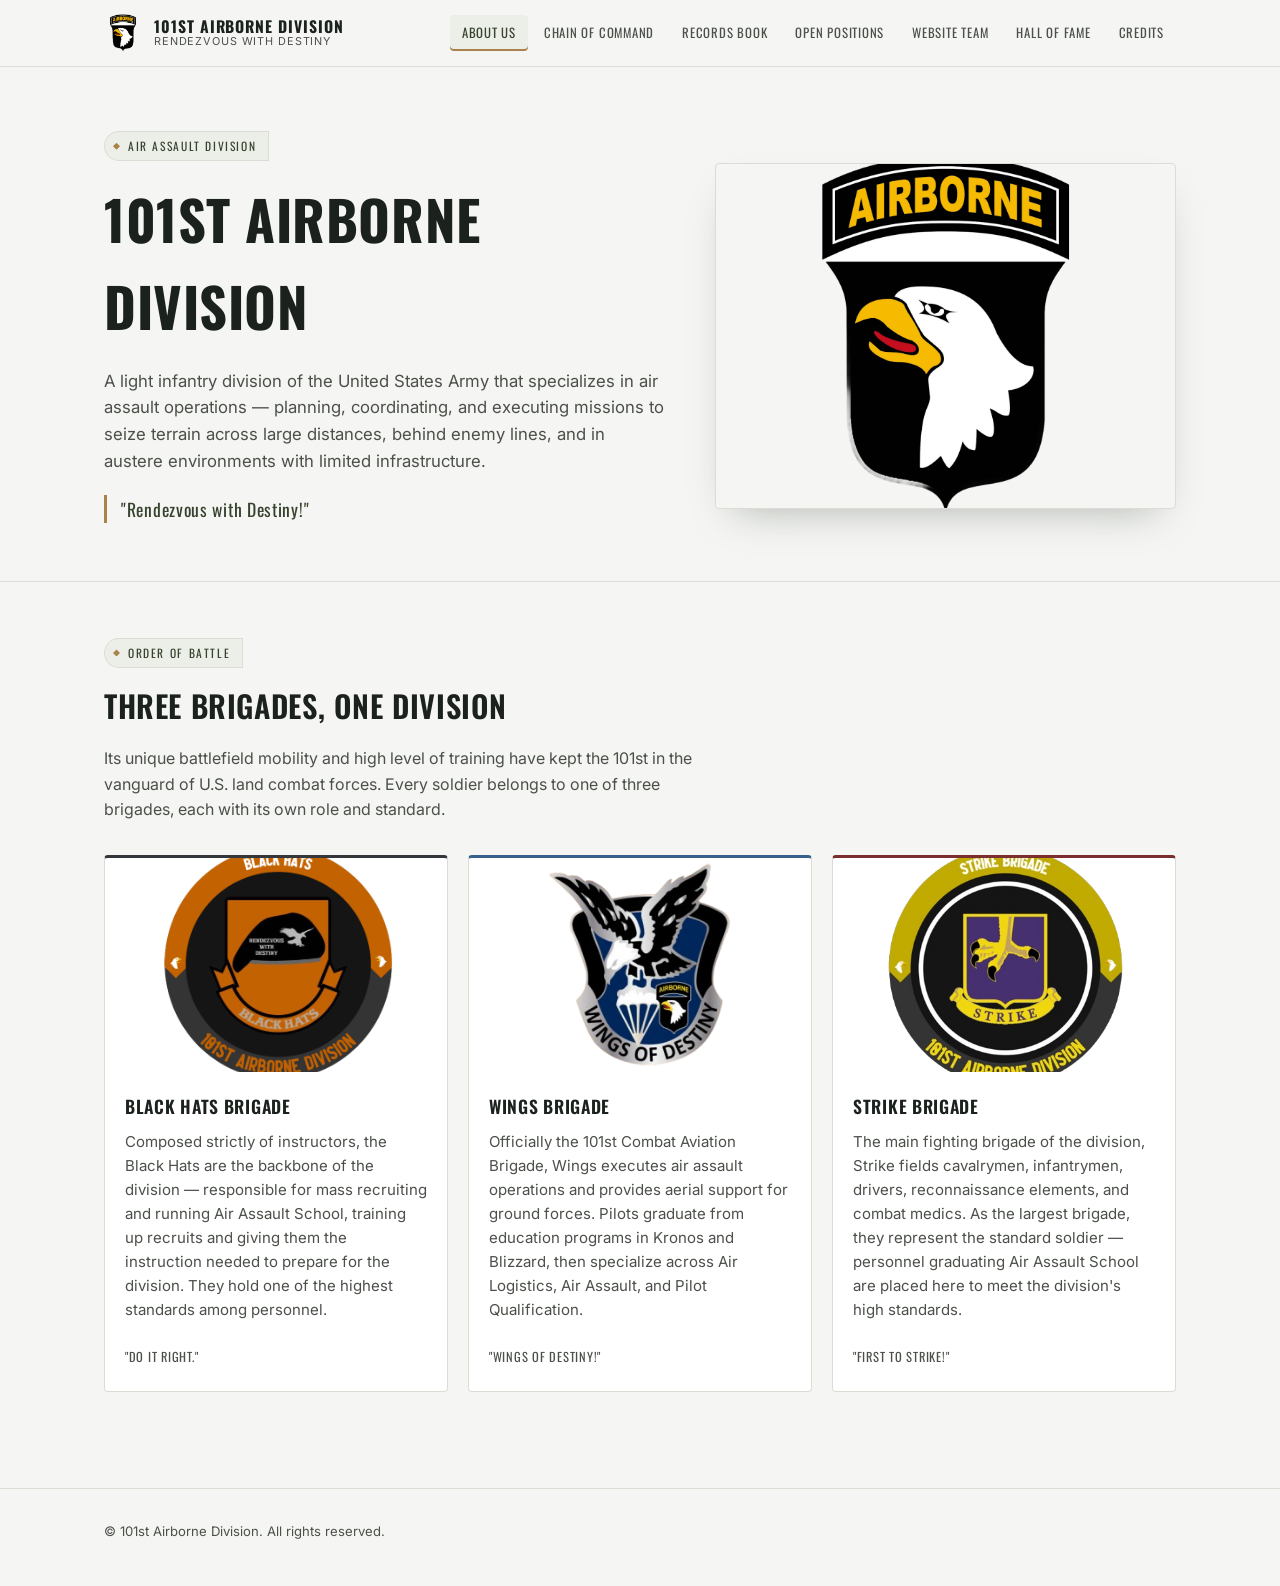
<file: index.html>
<!doctype html>
<html lang="en">
  <head>
    <meta charset="UTF-8" />
    <meta name="viewport" content="width=device-width, initial-scale=1" />
    <title>101st Airborne Division - About Us</title>
    <meta
      name="description"
      content="The 101st Airborne Division is a light infantry division specializing in air assault operations. Rendezvous with Destiny."
    />
    <link rel="stylesheet" href="styles.css" />
  </head>
  <body>
    <header class="site-header">
      <div class="nav-row">
        <a class="brand" href="index.html">
          <img src="101stLogo.png" alt="101st Airborne Division crest" />
          <span class="brand-text">
            <span class="unit">101st Airborne Division</span>
            <span class="motto">Rendezvous with Destiny</span>
          </span>
        </a>
        <button class="nav-toggle" aria-label="Toggle navigation">
          <span></span><span></span><span></span>
        </button>
        <nav class="primary">
          <a href="index.html" class="active">About Us</a>
          <a href="chain-of-command.html">Chain of Command</a>
          <a href="records-book.html">Records Book</a>
          <a href="open-positions.html">Open Positions</a>
          <a href="website-team-application.html">Website Team</a>
          <a href="hall-of-fame.html">Hall of Fame</a>
          <a href="credits.html">Credits</a>
        </nav>
      </div>
    </header>

    <section class="hero">
      <div class="wrap hero-grid">
        <div>
          <span class="tag">Air Assault Division</span>
          <h1>101st Airborne Division</h1>
          <p class="lede">
            A light infantry division of the United States Army that specializes
            in air assault operations — planning, coordinating, and executing
            missions to seize terrain across large distances, behind enemy
            lines, and in austere environments with limited infrastructure.
          </p>
          <p class="quote-line">"Rendezvous with Destiny!"</p>
        </div>
        <div class="hero-img">
          <img src="101stLogo.png" alt="101st Airborne Division insignia" />
        </div>
      </div>
    </section>

    <section class="block">
      <div class="wrap">
        <div class="section-head">
          <span class="tag">Order of Battle</span>
          <h2>Three Brigades, One Division</h2>
          <p>
            Its unique battlefield mobility and high level of training have kept
            the 101st in the vanguard of U.S. land combat forces. Every soldier
            belongs to one of three brigades, each with its own role and
            standard.
          </p>
        </div>

        <div class="brigade-grid">
          <div class="brigade-card blackhats">
            <img src="BHLogo.png" alt="Black Hats Brigade" />
            <div class="body">
              <h3>Black Hats Brigade</h3>
              <p>
                Composed strictly of instructors, the Black Hats are the
                backbone of the division — responsible for mass recruiting and
                running Air Assault School, training up recruits and giving them
                the instruction needed to prepare for the division. They hold
                one of the highest standards among personnel.
              </p>
              <span class="motto">"Do It Right."</span>
            </div>
          </div>

          <div class="brigade-card wings">
            <img src="WingsLogo.png" />
            <div class="body">
              <h3>Wings Brigade</h3>
              <p>
                Officially the 101st Combat Aviation Brigade, Wings executes air
                assault operations and provides aerial support for ground
                forces. Pilots graduate from education programs in Kronos and
                Blizzard, then specialize across Air Logistics, Air Assault, and
                Pilot Qualification.
              </p>
              <span class="motto">"Wings of Destiny!"</span>
            </div>
          </div>

          <div class="brigade-card strike">
            <img src="StrikeLogo.png" alt="Strike Brigade" />
            <div class="body">
              <h3>Strike Brigade</h3>
              <p>
                The main fighting brigade of the division, Strike fields
                cavalrymen, infantrymen, drivers, reconnaissance elements, and
                combat medics. As the largest brigade, they represent the
                standard soldier — personnel graduating Air Assault School are
                placed here to meet the division's high standards.
              </p>
              <span class="motto">"First to Strike!"</span>
            </div>
          </div>
        </div>
      </div>
    </section>

    <footer class="site-footer">
      <div class="wrap">
        <p>&copy; 101st Airborne Division. All rights reserved.</p>
      </div>
    </footer>

    <script src="script.js"></script>
  </body>
</html>
</file>
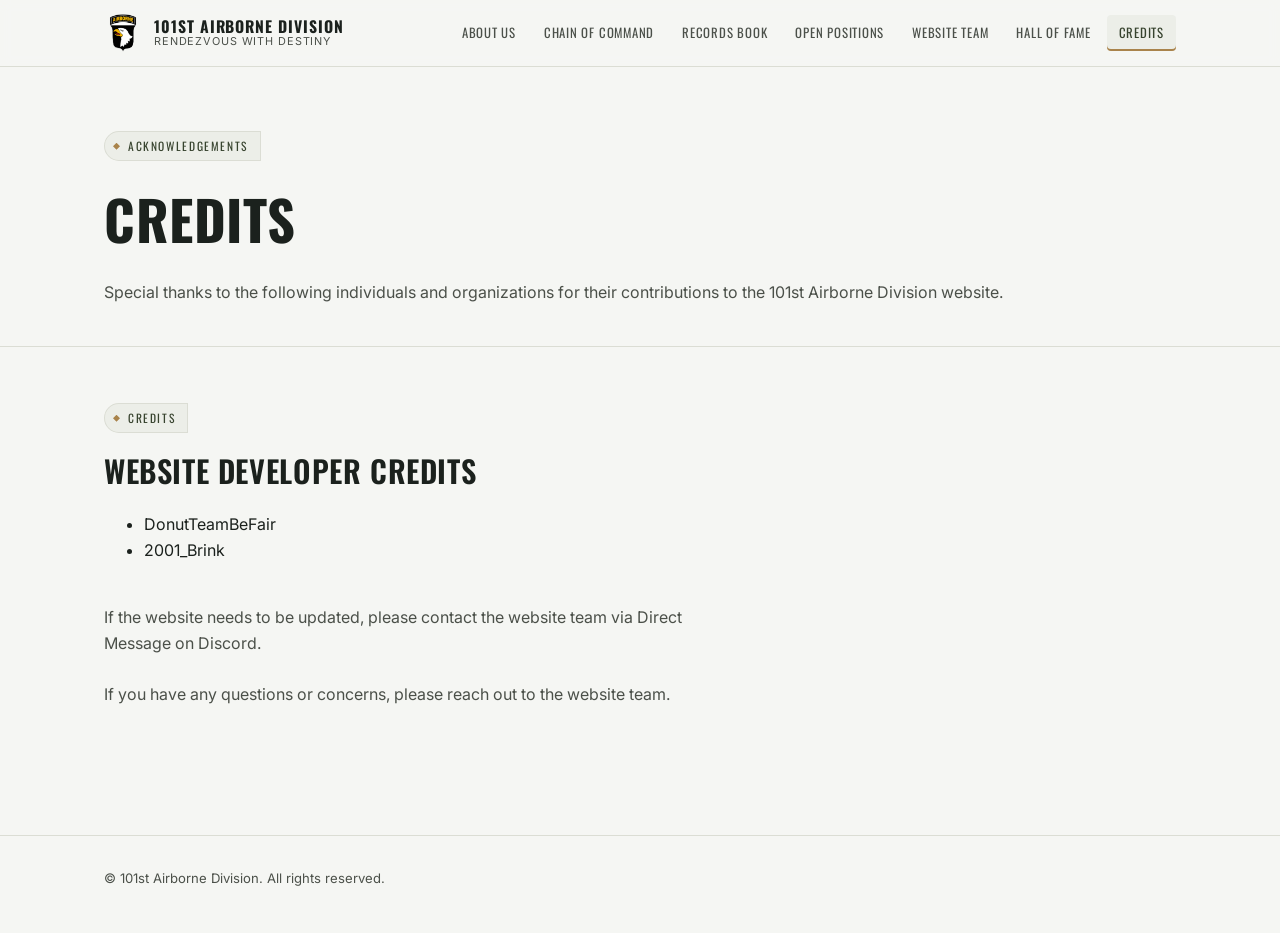
<file: credits.html>
<!doctype html>
<html lang="en">
  <head>
    <meta charset="UTF-8" />
    <meta name="viewport" content="width=device-width, initial-scale=1" />
    <title>101st Airborne Division - Credits</title>
    <meta
      name="description"
      content="Credits for the 101st Airborne Division website."
    />
    <link rel="stylesheet" href="styles.css" />
  </head>
  <body>
    <header class="site-header">
      <div class="nav-row">
        <a class="brand" href="index.html">
          <img src="101stLogo.png" alt="101st Airborne Division crest" />
          <span class="brand-text">
            <span class="unit">101st Airborne Division</span>
            <span class="motto">Rendezvous with Destiny</span>
          </span>
        </a>
        <button class="nav-toggle" aria-label="Toggle navigation">
          <span></span><span></span><span></span>
        </button>
        <nav class="primary">
          <a href="index.html">About Us</a>
          <a href="chain-of-command.html">Chain of Command</a>
          <a href="records-book.html">Records Book</a>
          <a href="open-positions.html">Open Positions</a>
          <a href="website-team-application.html">Website Team</a>
          <a href="hall-of-fame.html">Hall of Fame</a>
          <a href="credits.html" class="active">Credits</a>
        </nav>
      </div>
    </header>

    <section class="hero" style="padding-bottom: 24px">
      <div class="wrap">
        <span class="tag">Acknowledgements</span>
        <h1>Credits</h1>
        <p>
          Special thanks to the following individuals and organizations for
          their contributions to the 101st Airborne Division website.
        </p>
      </div>
    </section>

    <section class="block">
      <div class="wrap">
        <div class="section-head">
          <span class="tag">Credits</span>
          <h2>Website Developer Credits</h2>
          <ul>
            <li>DonutTeamBeFair</li>
            <li>2001_Brink</li>
            <br />
          </ul>
          <p>
            If the website needs to be updated, please contact the website team
            via Direct Message on Discord. <br /><br />
            If you have any questions or concerns, please reach out to the
            website team.
          </p>
        </div>
      </div>
    </section>

    <footer class="site-footer">
      <div class="wrap">
        <p>&copy; 101st Airborne Division. All rights reserved.</p>
      </div>
    </footer>

    <script src="script.js"></script>
  </body>
</html>
</file>
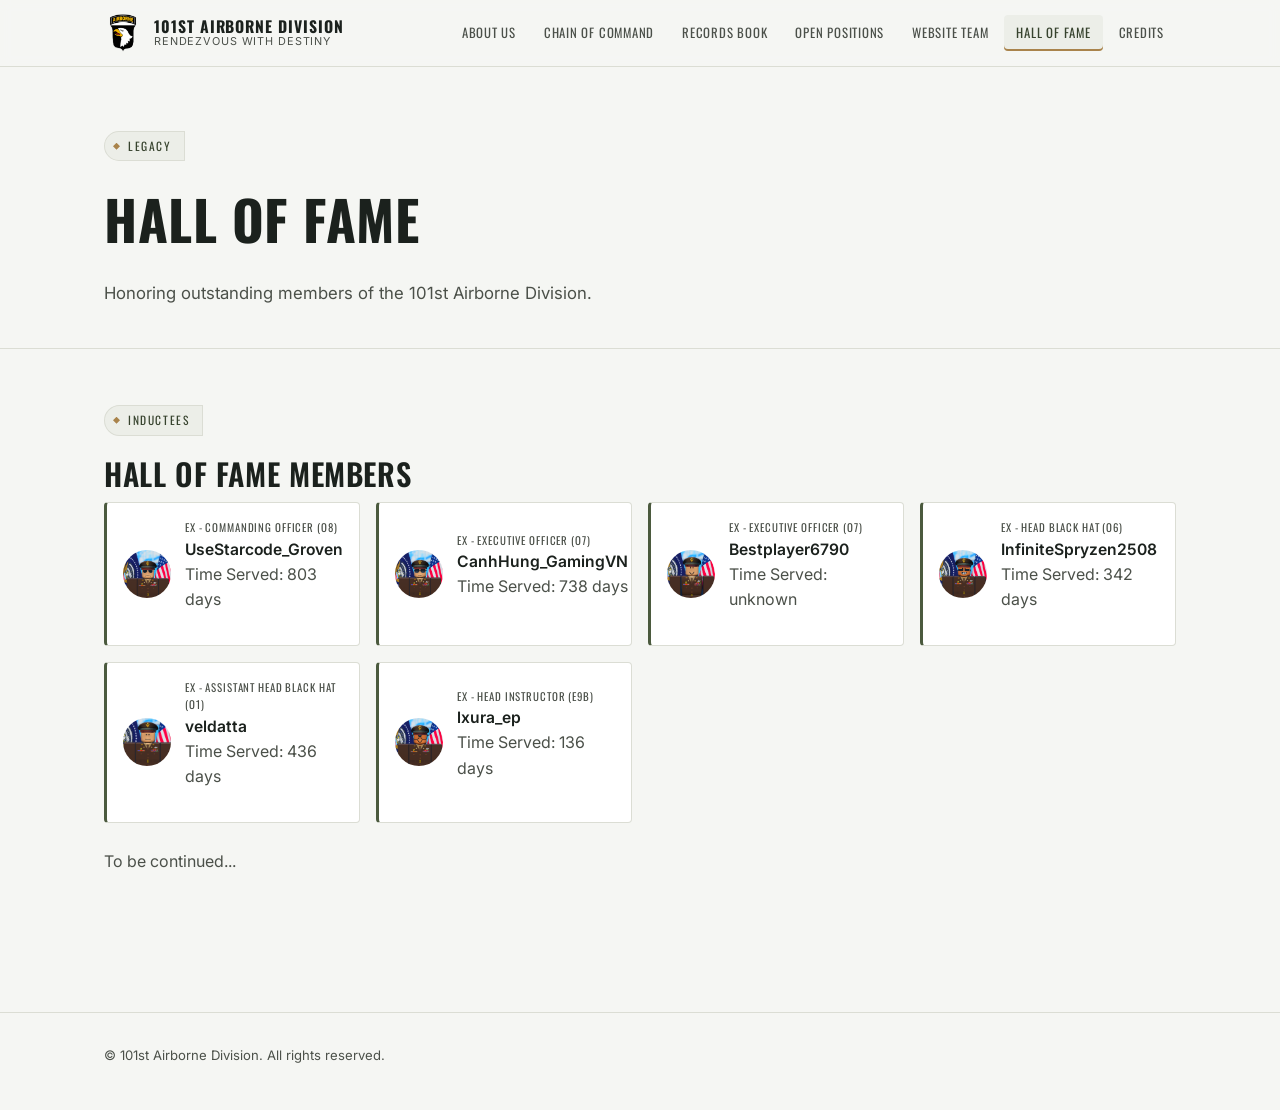
<file: hall-of-fame.html>
<!doctype html>
<html lang="en">
  <head>
    <meta charset="UTF-8" />
    <meta name="viewport" content="width=device-width, initial-scale=1" />
    <title>101st Airborne Division - Hall of Fame</title>
    <meta
      name="description"
      content="The 101st Airborne Division Hall of Fame."
    />
    <link rel="stylesheet" href="styles.css" />
  </head>
  <body>
    <header class="site-header">
      <div class="nav-row">
        <a class="brand" href="index.html">
          <img src="101stLogo.png" alt="101st Airborne Division crest" />
          <span class="brand-text">
            <span class="unit">101st Airborne Division</span>
            <span class="motto">Rendezvous with Destiny</span>
          </span>
        </a>
        <button class="nav-toggle" aria-label="Toggle navigation">
          <span></span><span></span><span></span>
        </button>
        <nav class="primary">
          <a href="index.html">About Us</a>
          <a href="chain-of-command.html">Chain of Command</a>
          <a href="records-book.html">Records Book</a>
          <a href="open-positions.html">Open Positions</a>
          <a href="website-team-application.html">Website Team</a>
          <a href="hall-of-fame.html" class="active">Hall of Fame</a>
          <a href="credits.html">Credits</a>
        </nav>
      </div>
    </header>

    <section class="hero" style="padding-bottom: 24px">
      <div class="wrap">
        <span class="tag">Legacy</span>
        <h1>Hall of Fame</h1>
        <p class="lede">
          Honoring outstanding members of the 101st Airborne Division.
        </p>
      </div>
    </section>

    <section class="block">
      <div class="wrap">
        <div class="roster-group">
          <span class="tag">Inductees</span>
            <h2>Hall of Fame Members</h2>
          <div class="roster-grid">
            <div class="roster-card">
              <img src="UseStarcode_Groven.png" />
              <div>
                <div class="role">ex - Commanding Officer (O8)</div>
                <div class="name">UseStarcode_Groven</div>
                <p>Time Served: 803 days </p>
              </div>
            </div>
            <div class="roster-card">
              <img src="CanhHung_GamingVN.png" alt="" />
              <div>
                <div class="role">ex - Executive Officer (O7)</div>
                <div class="name">CanhHung_GamingVN </div>
                <p>Time Served: 738 days </p>
              </div>
            </div>
            <div class="roster-card">
              <img src="Bestplayer6790.png" alt="" />
              <div>
                <div class="role">ex - Executive Officer  (O7)</div>
                <div class="name">Bestplayer6790</div>
                <p>Time Served: unknown </p>
              </div>
            </div>
            <div class="roster-card">
              <img src="InfiniteSpryzen2508.png" alt="" />
              <div>
                <div class="role">ex - Head Black Hat (O6)</div>
                <div class="name">InfiniteSpryzen2508</div>
                 <p>Time Served: 342 days </p>
              </div>
            </div>
            <div class="roster-card">
              <img src="veldatta.png" alt="" />
              <div>
                <div class="role">ex - Assistant Head Black Hat (O1)</div>
                <div class="name">veldatta</div>
                 <p>Time Served: 436 days </p>
              </div>
            </div>
            <div class="roster-card">
              <img src="lxura_ep.png" alt="" />
              <div>
                <div class="role">ex - Head Instructor (E9B)</div>
                <div class="name">lxura_ep</div>
                 <p>Time Served: 136 days </p>
              </div>
            </div>
          </div> <br>
          <p>To be continued...</p>
        </div>
    </section>

    <footer class="site-footer">
      <div class="wrap">
        <p>&copy; 101st Airborne Division. All rights reserved.</p>
      </div>
    </footer>

    <script src="script.js"></script>
  </body>
</html>
</file>
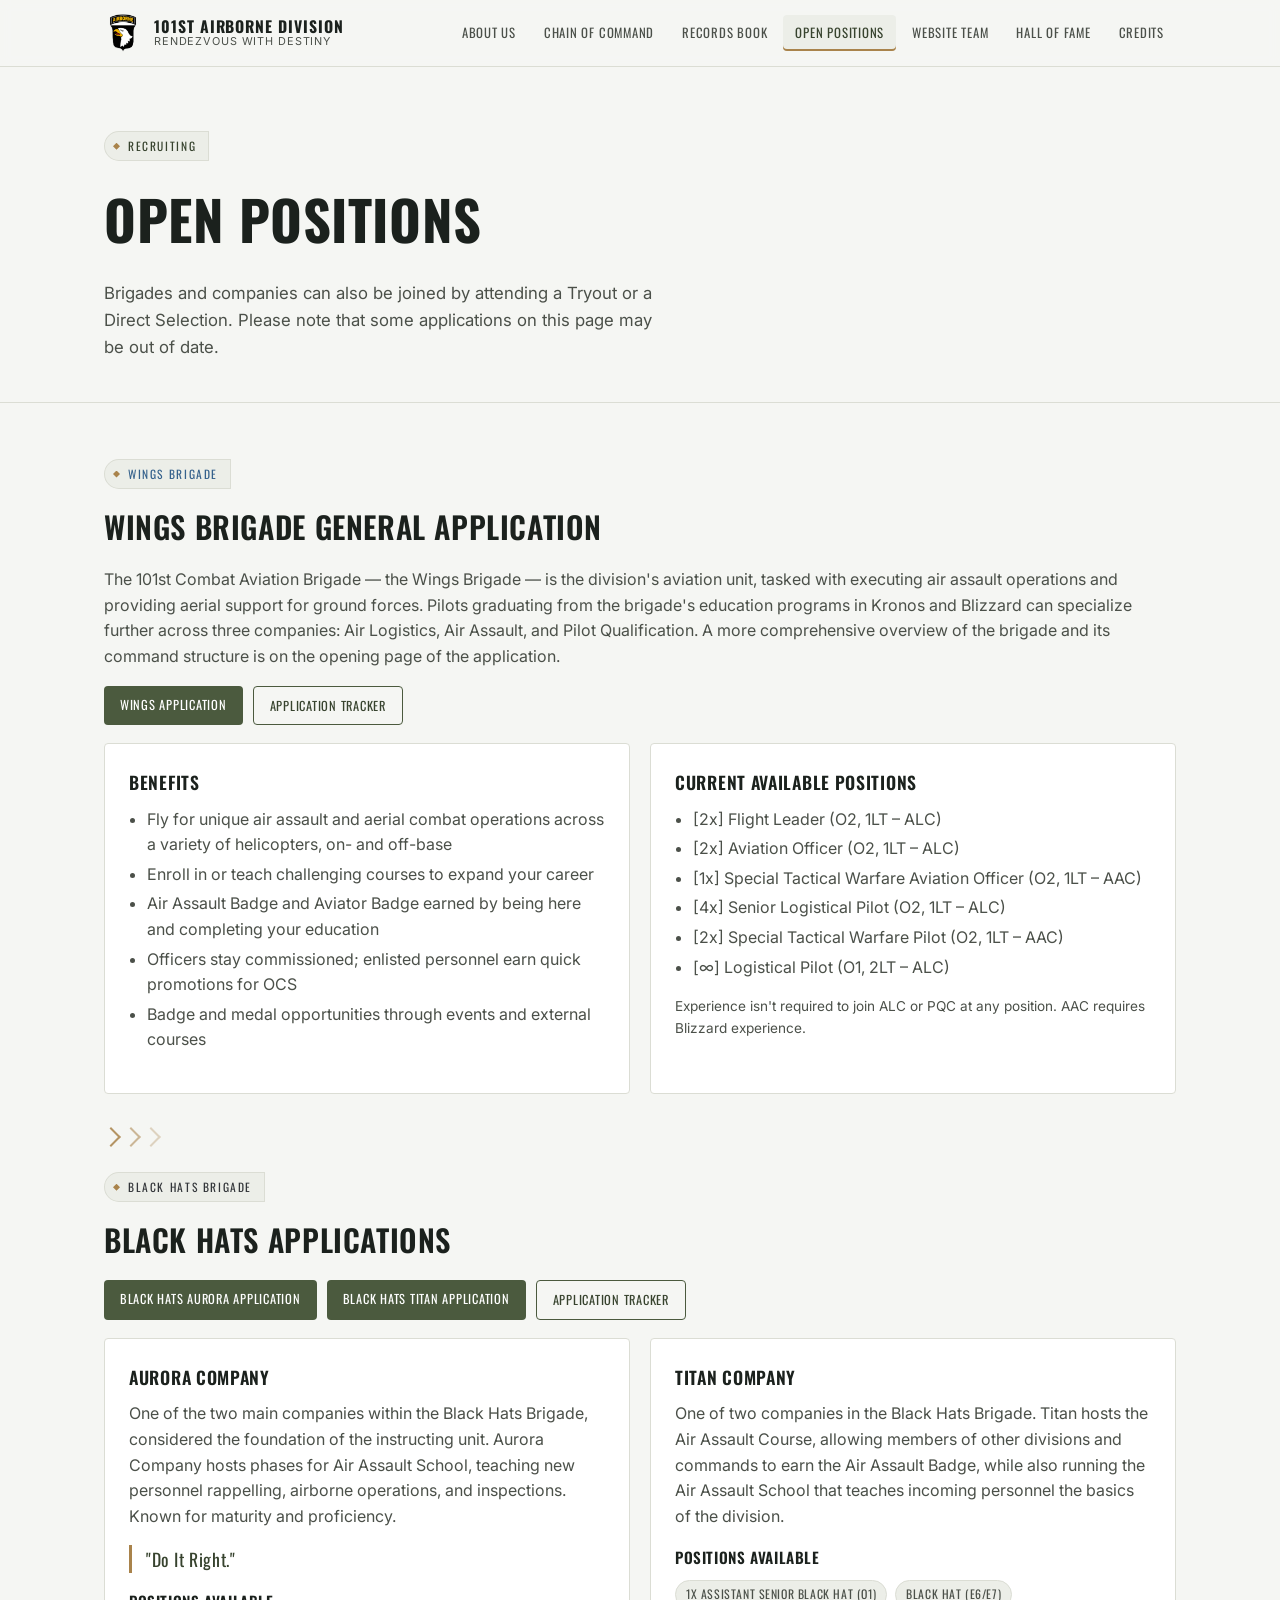
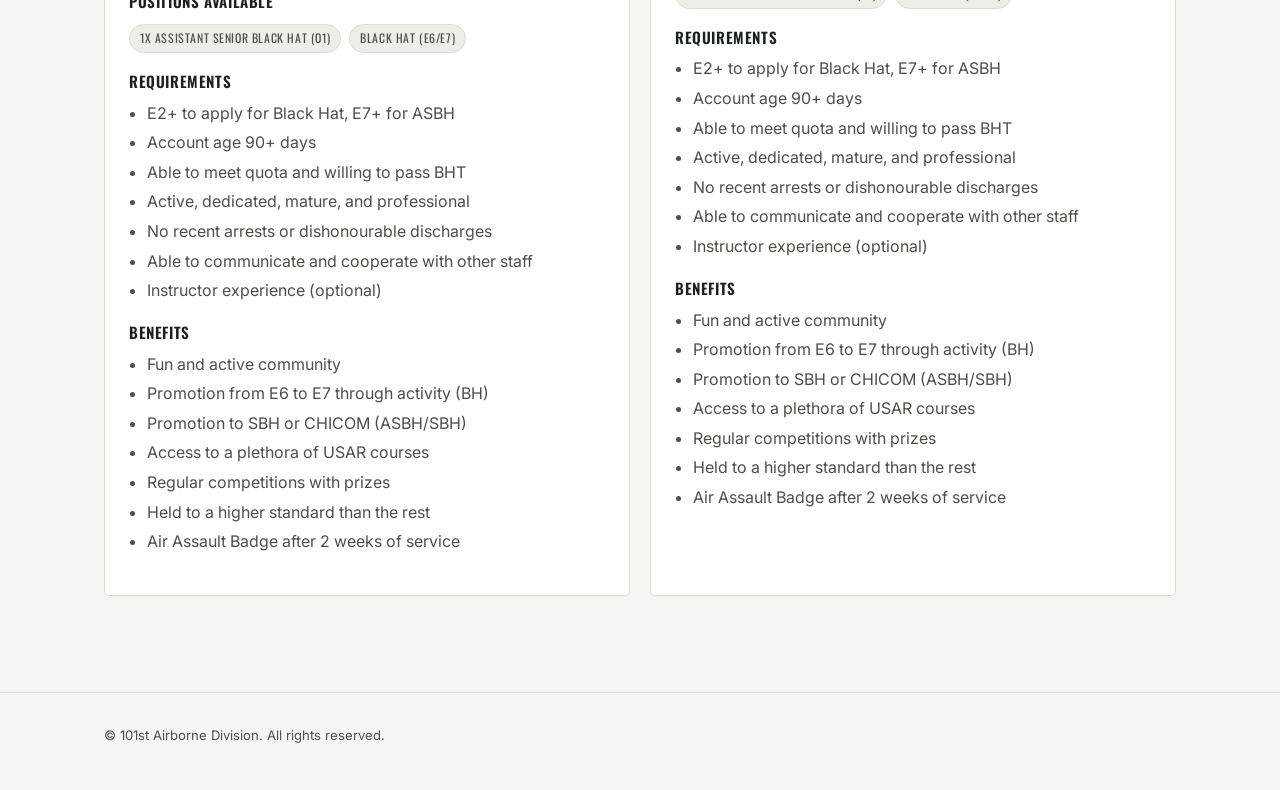
<file: open-positions.html>
<!doctype html>
<html lang="en">
  <head>
    <meta charset="UTF-8" />
    <meta name="viewport" content="width=device-width, initial-scale=1" />
    <title>101st Airborne Division - Open Positions</title>
    <meta
      name="description"
      content="Open positions within the 101st Airborne Division: Wings Brigade and Black Hats Brigade."
    />
    <link rel="stylesheet" href="styles.css" />
  </head>
  <body>
    <header class="site-header">
      <div class="nav-row">
        <a class="brand" href="index.html">
          <img src="101stLogo.png" alt="101st Airborne Division crest" />
          <span class="brand-text">
            <span class="unit">101st Airborne Division</span>
            <span class="motto">Rendezvous with Destiny</span>
          </span>
        </a>
        <button class="nav-toggle" aria-label="Toggle navigation">
          <span></span><span></span><span></span>
        </button>
        <nav class="primary">
          <a href="index.html">About Us</a>
          <a href="chain-of-command.html">Chain of Command</a>
          <a href="records-book.html">Records Book</a>
          <a href="open-positions.html" class="active">Open Positions</a>
          <a href="website-team-application.html">Website Team</a>
          <a href="hall-of-fame.html">Hall of Fame</a>
          <a href="credits.html">Credits</a>
        </nav>
      </div>
    </header>

    <section class="hero" style="padding-bottom: 24px">
      <div class="wrap">
        <span class="tag">Recruiting</span>
        <h1>Open Positions</h1>
        <p class="lede">
          Brigades and companies can also be joined by attending a Tryout or a
          Direct Selection. Please note that some applications on this page may
          be out of date.
        </p>
      </div>
    </section>

    <section class="block">
      <div class="wrap">
        <span class="tag steel">Wings Brigade</span>
        <h2>Wings Brigade General Application</h2>
        <p>
          The 101st Combat Aviation Brigade — the Wings Brigade — is the
          division's aviation unit, tasked with executing air assault operations
          and providing aerial support for ground forces. Pilots graduating from
          the brigade's education programs in Kronos and Blizzard can specialize
          further across three companies: Air Logistics, Air Assault, and Pilot
          Qualification. A more comprehensive overview of the brigade and its
          command structure is on the opening page of the application.
        </p>

        <div class="link-row">
          <a class="btn" href="https://forms.gle/yQPGE9oWpRNJWX8NA"
            >Wings Application</a
          >
          <a
            class="btn outline"
            href="https://docs.google.com/spreadsheets/d/1vxv4KxNSBJv_DgIdgMk-o1HxpyLhIpbwRkxUfeqC2TM/edit?usp=sharing"
            >Application Tracker</a
          >
        </div>

        <div class="two-col" style="margin-bottom: 36px">
          <div class="position-card" style="margin-bottom: 0">
            <h3 style="margin-bottom: 10px">Benefits</h3>
            <ul class="list-plain">
              <li>
                Fly for unique air assault and aerial combat operations across a
                variety of helicopters, on- and off-base
              </li>
              <li>
                Enroll in or teach challenging courses to expand your career
              </li>
              <li>
                Air Assault Badge and Aviator Badge earned by being here and
                completing your education
              </li>
              <li>
                Officers stay commissioned; enlisted personnel earn quick
                promotions for OCS
              </li>
              <li>
                Badge and medal opportunities through events and external
                courses
              </li>
            </ul>
          </div>
          <div class="position-card" style="margin-bottom: 0">
            <h3 style="margin-bottom: 10px">Current Available Positions</h3>
            <ul class="list-plain">
              <li>[2x] Flight Leader (O2, 1LT – ALC)</li>
              <li>[2x] Aviation Officer (O2, 1LT – ALC)</li>
              <li>
                [1x] Special Tactical Warfare Aviation Officer (O2, 1LT – AAC)
              </li>
              <li>[4x] Senior Logistical Pilot (O2, 1LT – ALC)</li>
              <li>[2x] Special Tactical Warfare Pilot (O2, 1LT – AAC)</li>
              <li>[∞] Logistical Pilot (O1, 2LT – ALC)</li>
            </ul>
            <p style="font-size: 0.85rem; margin: 0">
              Experience isn't required to join ALC or PQC at any position. AAC
              requires Blizzard experience.
            </p>
          </div>
        </div>

        <div class="chevrons"><span></span><span></span><span></span></div>

        <span class="tag slate">Black Hats Brigade</span>
        <h2>Black Hats Applications</h2>
        <div class="link-row">
          <a class="btn" href="https://forms.gle/q5SE8gCy8BFDMRKr5"
            >Black Hats Aurora Application</a
          >
          <a class="btn" href="https://forms.gle/q5SE8gCy8BFDMRKr5"
            >Black Hats Titan Application</a
          >
          <a
            class="btn outline"
            href="https://docs.google.com/spreadsheets/d/1AtoAfKBIkW_aqVeWH27OrxZhvH0xksY0cxjkQi1l1Tc/edit?usp=sharing"
            >Application Tracker</a
          >
        </div>

        <div class="two-col">
          <div class="position-card" style="margin-bottom: 0">
            <div class="position-head">
              <h3>Aurora Company</h3>
            </div>
            <p>
              One of the two main companies within the Black Hats Brigade,
              considered the foundation of the instructing unit. Aurora Company
              hosts phases for Air Assault School, teaching new personnel
              rappelling, airborne operations, and inspections. Known for
              maturity and proficiency.
            </p>
            <p class="quote-line" style="margin: 12px 0 16px">"Do It Right."</p>

            <h3 style="font-size: 0.95rem">Positions Available</h3>
            <div class="pill-row">
              <span class="pill">1x Assistant Senior Black Hat (O1)</span>
              <span class="pill">Black Hat (E6/E7)</span>
            </div>

            <h3 style="font-size: 0.95rem">Requirements</h3>
            <ul class="list-plain">
              <li>E2+ to apply for Black Hat, E7+ for ASBH</li>
              <li>Account age 90+ days</li>
              <li>Able to meet quota and willing to pass BHT</li>
              <li>Active, dedicated, mature, and professional</li>
              <li>No recent arrests or dishonourable discharges</li>
              <li>Able to communicate and cooperate with other staff</li>
              <li>Instructor experience (optional)</li>
            </ul>

            <h3 style="font-size: 0.95rem">Benefits</h3>
            <ul class="list-plain">
              <li>Fun and active community</li>
              <li>Promotion from E6 to E7 through activity (BH)</li>
              <li>Promotion to SBH or CHICOM (ASBH/SBH)</li>
              <li>Access to a plethora of USAR courses</li>
              <li>Regular competitions with prizes</li>
              <li>Held to a higher standard than the rest</li>
              <li>Air Assault Badge after 2 weeks of service</li>
            </ul>
          </div>

          <div class="position-card" style="margin-bottom: 0">
            <div class="position-head">
              <h3>Titan Company</h3>
            </div>
            <p>
              One of two companies in the Black Hats Brigade. Titan hosts the
              Air Assault Course, allowing members of other divisions and
              commands to earn the Air Assault Badge, while also running the Air
              Assault School that teaches incoming personnel the basics of the
              division.
            </p>

            <h3 style="font-size: 0.95rem; margin-top: 16px">
              Positions Available
            </h3>
            <div class="pill-row">
              <span class="pill">1x Assistant Senior Black Hat (O1)</span>
              <span class="pill">Black Hat (E6/E7)</span>
            </div>

            <h3 style="font-size: 0.95rem">Requirements</h3>
            <ul class="list-plain">
              <li>E2+ to apply for Black Hat, E7+ for ASBH</li>
              <li>Account age 90+ days</li>
              <li>Able to meet quota and willing to pass BHT</li>
              <li>Active, dedicated, mature, and professional</li>
              <li>No recent arrests or dishonourable discharges</li>
              <li>Able to communicate and cooperate with other staff</li>
              <li>Instructor experience (optional)</li>
            </ul>

            <h3 style="font-size: 0.95rem">Benefits</h3>
            <ul class="list-plain">
              <li>Fun and active community</li>
              <li>Promotion from E6 to E7 through activity (BH)</li>
              <li>Promotion to SBH or CHICOM (ASBH/SBH)</li>
              <li>Access to a plethora of USAR courses</li>
              <li>Regular competitions with prizes</li>
              <li>Held to a higher standard than the rest</li>
              <li>Air Assault Badge after 2 weeks of service</li>
            </ul>
          </div>
        </div>
      </div>
    </section>

    <footer class="site-footer">
      <div class="wrap">
        <p>&copy; 101st Airborne Division. All rights reserved.</p>
      </div>
    </footer>

    <script src="script.js"></script>
  </body>
</html>
</file>
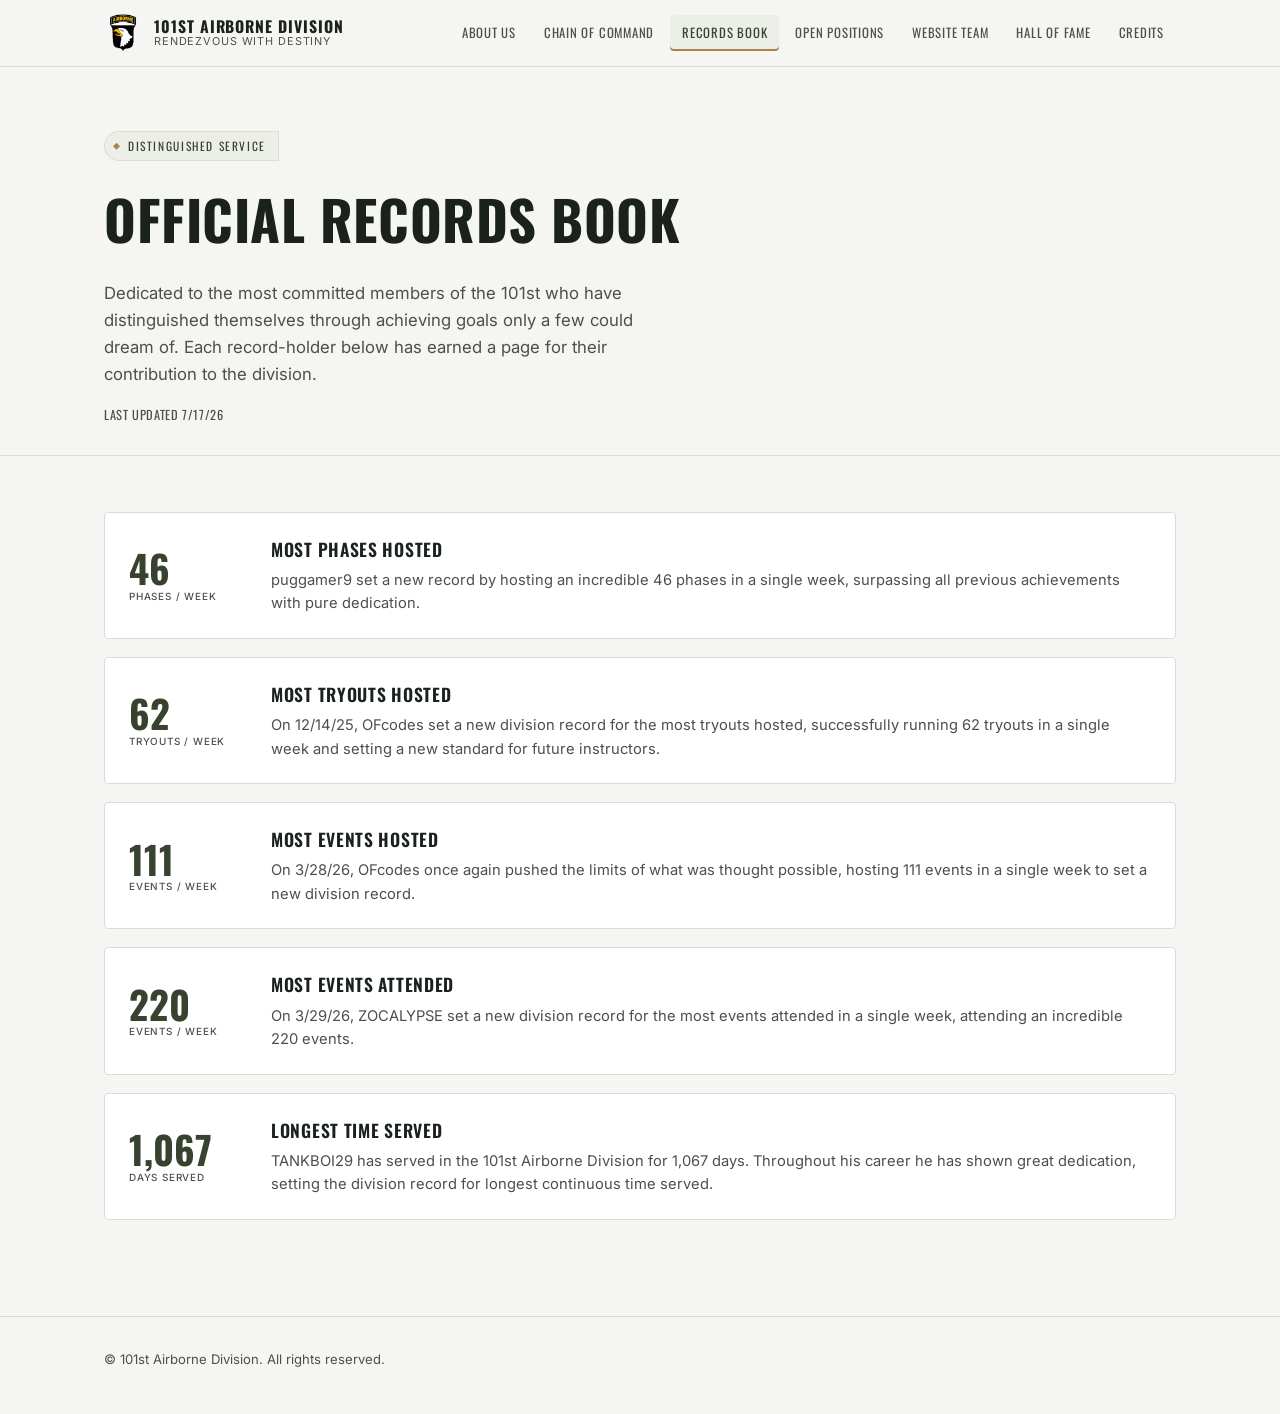
<file: records-book.html>
<!doctype html>
<html lang="en">
  <head>
    <meta charset="UTF-8" />
    <meta name="viewport" content="width=device-width, initial-scale=1" />
    <title>101st Airborne Division - Official Records Book</title>
    <meta
      name="description"
      content="Records set by the most committed members of the 101st Airborne Division."
    />
    <link rel="stylesheet" href="styles.css" />
  </head>
  <body>
    <header class="site-header">
      <div class="nav-row">
        <a class="brand" href="index.html">
          <img src="101stLogo.png" alt="101st Airborne Division crest" />
          <span class="brand-text">
            <span class="unit">101st Airborne Division</span>
            <span class="motto">Rendezvous with Destiny</span>
          </span>
        </a>
        <button class="nav-toggle" aria-label="Toggle navigation">
          <span></span><span></span><span></span>
        </button>
        <nav class="primary">
          <a href="index.html">About Us</a>
          <a href="chain-of-command.html">Chain of Command</a>
          <a href="records-book.html" class="active">Records Book</a>
          <a href="open-positions.html">Open Positions</a>
          <a href="website-team-application.html">Website Team</a>
          <a href="hall-of-fame.html">Hall of Fame</a>
          <a href="credits.html">Credits</a>
        </nav>
      </div>
    </header>

    <section class="hero" style="padding-bottom: 24px">
      <div class="wrap">
        <span class="tag">Distinguished Service</span>
        <h1>Official Records Book</h1>
        <p class="lede">
          Dedicated to the most committed members of the 101st who have
          distinguished themselves through achieving goals only a few could
          dream of. Each record-holder below has earned a page for their
          contribution to the division.
        </p>
        <span class="updated">Last updated 7/17/26</span>
      </div>
    </section>

    <section class="block">
      <div class="wrap">
        <div class="record-list">
          <div class="record-card">
            <div class="stat">46<small>Phases / week</small></div>
            <div>
              <h3>Most Phases Hosted</h3>
              <p>
                puggamer9 set a new record by hosting an incredible 46 phases in
                a single week, surpassing all previous achievements with pure
                dedication.
              </p>
            </div>
          </div>

          <div class="record-card">
            <div class="stat">62<small>Tryouts / week</small></div>
            <div>
              <h3>Most Tryouts Hosted</h3>
              <p>
                On 12/14/25, OFcodes set a new division record for the most
                tryouts hosted, successfully running 62 tryouts in a single week
                and setting a new standard for future instructors.
              </p>
            </div>
          </div>

          <div class="record-card">
            <div class="stat">111<small>Events / week</small></div>
            <div>
              <h3>Most Events Hosted</h3>
              <p>
                On 3/28/26, OFcodes once again pushed the limits of what was
                thought possible, hosting 111 events in a single week to set a
                new division record.
              </p>
            </div>
          </div>

          <div class="record-card">
            <div class="stat">220<small>Events / week</small></div>
            <div>
              <h3>Most Events Attended</h3>
              <p>
                On 3/29/26, ZOCALYPSE set a new division record for the most
                events attended in a single week, attending an incredible 220
                events.
              </p>
            </div>
          </div>

          <div class="record-card">
            <div class="stat">1,067<small>Days served</small></div>
            <div>
              <h3>Longest Time Served</h3>
              <p>
                TANKBOI29 has served in the 101st Airborne Division for 1,067
                days. Throughout his career he has shown great dedication,
                setting the division record for longest continuous time served.
              </p>
            </div>
          </div>
        </div>
      </div>
    </section>

    <footer class="site-footer">
      <div class="wrap">
        <p>&copy; 101st Airborne Division. All rights reserved.</p>
      </div>
    </footer>

    <script src="script.js"></script>
  </body>
</html>
</file>
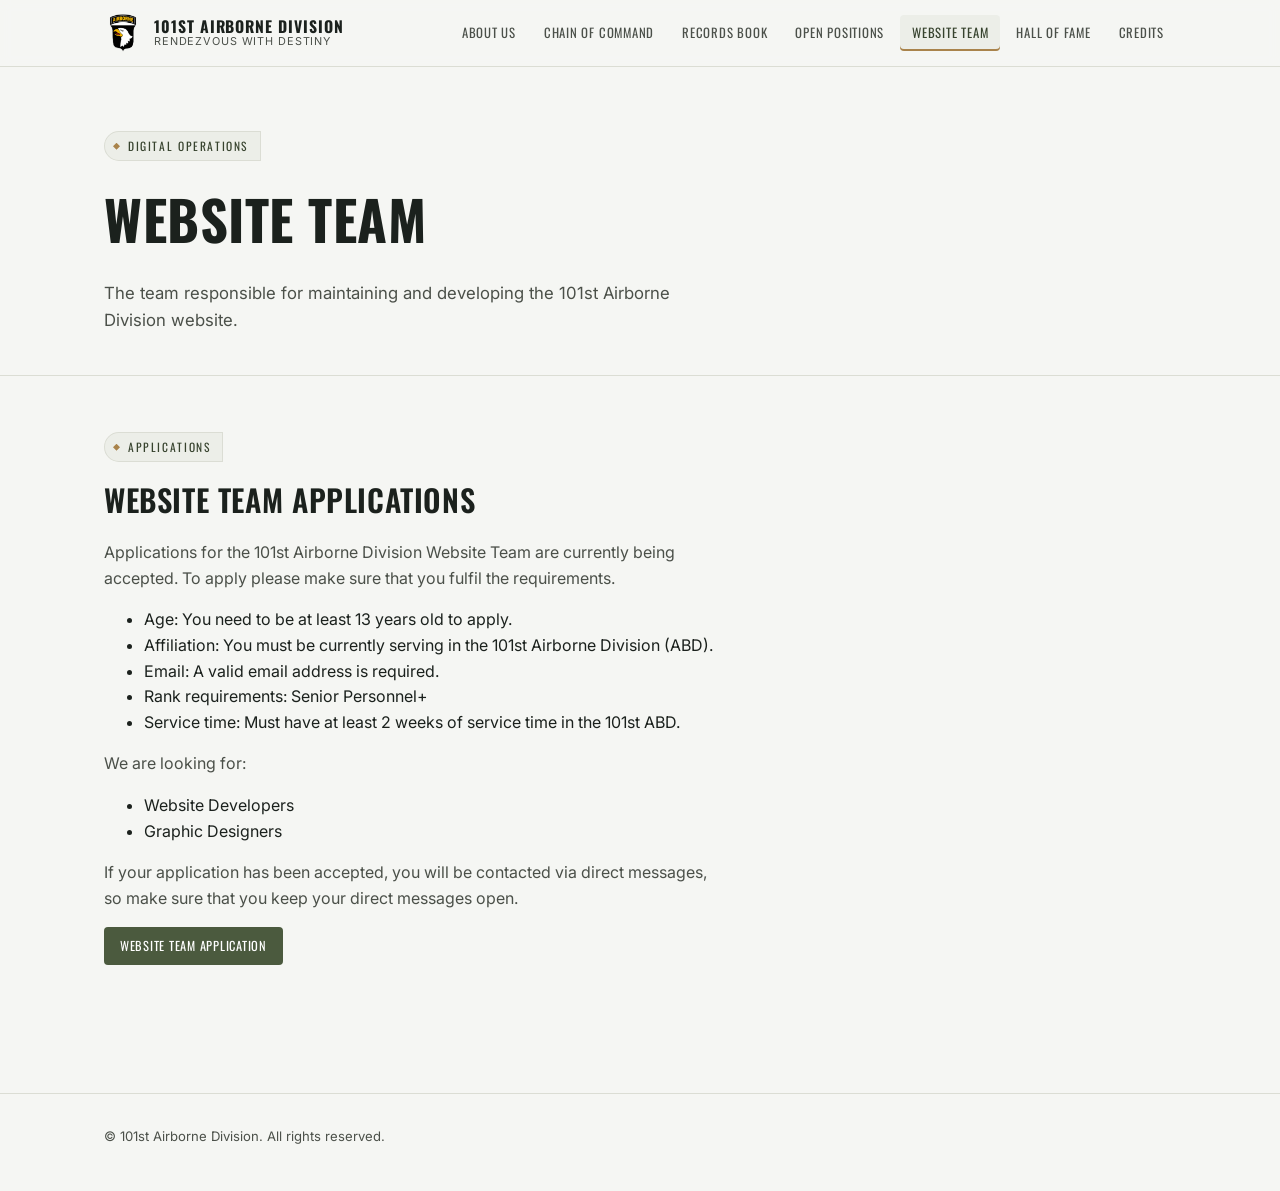
<file: website-team-application.html>
<!doctype html>
<html lang="en">
  <head>
    <meta charset="UTF-8" />
    <meta name="viewport" content="width=device-width, initial-scale=1" />
    <title>101st Airborne Division - Website Team</title>
    <meta
      name="description"
      content="The 101st Airborne Division Website Team."
    />
    <link rel="stylesheet" href="styles.css" />
  </head>
  <body>
    <header class="site-header">
      <div class="nav-row">
        <a class="brand" href="index.html">
          <img src="101stLogo.png" alt="101st Airborne Division crest" />
          <span class="brand-text">
            <span class="unit">101st Airborne Division</span>
            <span class="motto">Rendezvous with Destiny</span>
          </span>
        </a>
        <button class="nav-toggle" aria-label="Toggle navigation">
          <span></span><span></span><span></span>
        </button>
        <nav class="primary">
          <a href="index.html">About Us</a>
          <a href="chain-of-command.html">Chain of Command</a>
          <a href="records-book.html">Records Book</a>
          <a href="open-positions.html">Open Positions</a>
          <a href="website-team-application.html" class="active"
            >Website Team</a
          >
          <a href="hall-of-fame.html">Hall of Fame</a>
          <a href="credits.html">Credits</a>
        </nav>
      </div>
    </header>

    <section class="hero" style="padding-bottom: 24px">
      <div class="wrap">
        <span class="tag">Digital Operations</span>
        <h1>Website Team</h1>
        <p class="lede">
          The team responsible for maintaining and developing the 101st Airborne
          Division website.
        </p>
      </div>
    </section>

    <section class="block">
      <div class="wrap">
        <div class="section-head">
          <span class="tag">Applications</span>
          <h2>Website Team Applications</h2>
          <p>Applications for the 101st Airborne Division Website Team are currently being accepted. To apply please make sure that you fulfil the requirements.</p>
          <ul>
            <li>Age: You need to be at least 13 years old to apply. </li>
            <li>Affiliation: You must be currently serving in the 101st Airborne Division (ABD).</li>
            <li>Email: A valid email address is required. </li>
            <li> Rank requirements: Senior Personnel+</li>
            <li>Service time: Must have at least 2 weeks of service time in the 101st ABD.</li>
            </ul>
            <p>We are looking for:</p>
            <ul>
                <li>Website Developers</li>
                <li>Graphic Designers</li>
            </ul>
           <p>If your application has been accepted, you will be contacted via direct messages, so make sure that you keep your direct messages open.</p>
           <div class="link-row">
          <a class="btn" href="https://docs.google.com/forms/d/e/1FAIpQLSci4ZjXpOuIsWyKvURELlZFyYkZgX8PFIgRav2yvf1t2i8sGw/viewform"
            >Website Team Application</a>
        </div>
      </div>
    </section>

    <footer class="site-footer">
      <div class="wrap">
        <p>&copy; 101st Airborne Division. All rights reserved.</p>
      </div>
    </footer>

    <script src="script.js"></script>
  </body>
</html>
</file>
<file: styles.css>
/* ===========================================================
   101st Airborne Division — shared stylesheet
   Tokens
   Color:  --bg #F5F6F3 (paper), --ink #1B211D (near-black green-grey),
           --olive #4B5A3E (division), --gold #A9834B (rank/insignia),
           --steel #35618C (Wings), --crimson #7A2E2E (Strike), --slate #33363A (Black Hats)
   Type:   Display = Oswald (condensed, signage), Body = Inter
   Signature: the "service tag" — a rounded chevron-tab used as eyebrow/badge/divider
=========================================================== */

@import url('https://fonts.googleapis.com/css2?family=Oswald:wght@400;500;600;700&family=Inter:wght@400;500;600;700&display=swap');

:root{
  --bg: #F5F6F3;
  --bg-alt: #ECEEE8;
  --ink: #1B211D;
  --ink-soft: #4B5049;
  --line: #DBDDD4;
  --olive: #4B5A3E;
  --olive-dark: #37432E;
  --gold: #A9834B;
  --steel: #35618C;
  --crimson: #7A2E2E;
  --slate: #33363A;
  --paper-card: #FFFFFF;
  --radius: 4px;
  --max: 1120px;
}

*{ box-sizing: border-box; }
html{ scroll-behavior: smooth; }
body{
  margin:0;
  background: var(--bg);
  color: var(--ink);
  font-family: 'Inter', system-ui, sans-serif;
  font-size: 16px;
  line-height: 1.6;
  -webkit-font-smoothing: antialiased;
}
h1,h2,h3,h4{
  font-family: 'Oswald', 'Inter', sans-serif;
  font-weight: 600;
  text-transform: uppercase;
  letter-spacing: 0.02em;
  margin: 0 0 0.5em;
  color: var(--ink);
}
h1{ font-size: clamp(2.1rem, 5vw, 3.4rem); font-weight: 700; letter-spacing: 0.01em; }
h2{ font-size: clamp(1.4rem, 3vw, 1.9rem); }
h3{ font-size: 1.1rem; letter-spacing: 0.04em; }
p{ margin: 0 0 1em; color: var(--ink-soft); }
a{ color: var(--olive-dark); }
img{ max-width: 100%; display:block; }
:focus-visible{ outline: 2px solid var(--gold); outline-offset: 3px; }

.wrap{ max-width: var(--max); margin: 0 auto; padding: 0 24px; }

/* ---------- Header / Nav ---------- */
.site-header{
  position: sticky; top:0; z-index: 50;
  background: rgba(245,246,243,0.92);
  backdrop-filter: blur(6px);
  border-bottom: 1px solid var(--line);
}
.nav-row{
  display:flex; align-items:center; justify-content: space-between;
  padding: 14px 24px;
  max-width: var(--max); margin: 0 auto;
}
.brand{
  display:flex; align-items:center; gap:12px;
  text-decoration:none; color: var(--ink);
}
.brand img{ width:38px; height:38px; border-radius: 3px; object-fit:cover; }
.brand-text{ display:flex; flex-direction:column; line-height:1.1; }
.brand-text .unit{ font-family:'Oswald',sans-serif; font-weight:700; font-size:0.98rem; letter-spacing:0.06em; text-transform:uppercase; }
.brand-text .motto{ font-size:0.68rem; color: var(--ink-soft); letter-spacing:0.08em; text-transform:uppercase; }

nav.primary{ display:flex; gap: 4px; flex-wrap:wrap; }
nav.primary a{
  text-decoration:none;
  color: var(--ink-soft);
  font-family:'Oswald',sans-serif;
  font-size: 0.8rem;
  letter-spacing: 0.06em;
  text-transform: uppercase;
  padding: 8px 12px;
  border-radius: var(--radius);
  transition: background 0.15s, color 0.15s;
}
nav.primary a:hover{ background: var(--bg-alt); color: var(--ink); }
nav.primary a.active{ color: var(--olive-dark); background: var(--bg-alt); box-shadow: inset 0 -2px 0 var(--gold); }

.nav-toggle{ display:none; background:none; border:1px solid var(--line); border-radius: var(--radius); padding:8px 10px; cursor:pointer; }
.nav-toggle span{ display:block; width:20px; height:2px; background: var(--ink); margin:4px 0; }

@media (max-width: 860px){
  nav.primary{
    display:none;
    position:absolute; top:100%; left:0; right:0;
    background: var(--bg); border-bottom:1px solid var(--line);
    flex-direction:column; padding: 8px 24px 16px;
  }
  nav.primary.open{ display:flex; }
  .nav-toggle{ display:block; }
}

/* ---------- Service Tag (signature element) ---------- */
.tag{
  display:inline-flex; align-items:center; gap:8px;
  font-family:'Oswald',sans-serif;
  font-size: 0.72rem;
  letter-spacing: 0.14em;
  text-transform: uppercase;
  color: var(--olive-dark);
  background: var(--bg-alt);
  border: 1px solid var(--line);
  padding: 5px 12px 5px 8px;
  border-radius: 999px 4px 4px 999px;
  margin-bottom: 14px;
}
.tag::before{
  content:"";
  width:7px; height:7px;
  background: var(--gold);
  clip-path: polygon(50% 0%, 100% 50%, 50% 100%, 0% 50%);
  flex: none;
}
.tag.steel{ color: var(--steel); }
.tag.crimson{ color: var(--crimson); }
.tag.slate{ color: var(--slate); }

/* chevron divider */
.chevrons{ display:flex; gap:6px; margin: 28px 0; align-items:center; }
.chevrons span{
  width: 14px; height:14px;
  border-top: 2px solid var(--gold);
  border-right: 2px solid var(--gold);
  transform: rotate(45deg);
  opacity: 0.85;
}
.chevrons span:nth-child(2){ opacity:0.55; }
.chevrons span:nth-child(3){ opacity:0.3; }
.chevrons.center{ justify-content:center; }

/* ---------- Hero ---------- */
.hero{
  padding: 64px 0 40px;
  border-bottom: 1px solid var(--line);
}
.hero-grid{
  display:grid; grid-template-columns: 1.1fr 0.9fr; gap: 48px; align-items:center;
}
.hero h1{ margin-bottom: 18px; }
.hero p.lede{ font-size: 1.05rem; max-width: 52ch; }
.hero-img{
  border-radius: var(--radius);
  overflow:hidden;
  border: 1px solid var(--line);
  box-shadow: 0 18px 40px -20px rgba(27,33,29,0.35);
  aspect-ratio: 4/3;
}
.hero-img img{ width:100%; height:100%; object-fit:cover; }
.quote-line{
  font-family:'Oswald',sans-serif;
  font-style: normal;
  font-size: 1.1rem;
  letter-spacing: 0.04em;
  color: var(--olive-dark);
  border-left: 3px solid var(--gold);
  padding-left: 14px;
  margin-top: 20px;
}
@media (max-width: 860px){
  .hero-grid{ grid-template-columns: 1fr; }
}

/* ---------- Section shell ---------- */
section.block{ padding: 56px 0; }
section.block.alt{ background: var(--bg-alt); }
section.block .section-head{ max-width: 62ch; margin-bottom: 32px; }

/* ---------- Brigade cards ---------- */
.brigade-grid{
  display:grid; grid-template-columns: repeat(3, 1fr); gap: 20px;
}
@media (max-width: 900px){ .brigade-grid{ grid-template-columns: 1fr; } }

.brigade-card{
  background: var(--paper-card);
  border: 1px solid var(--line);
  border-radius: var(--radius);
  overflow:hidden;
  display:flex; flex-direction:column;
  border-top: 3px solid var(--olive);
}
.brigade-card.wings{ border-top-color: var(--steel); }
.brigade-card.strike{ border-top-color: var(--crimson); }
.brigade-card.blackhats{ border-top-color: var(--slate); }
.brigade-card img{ aspect-ratio: 16/10; object-fit:cover; }
.brigade-card .body{ padding: 20px 20px 24px; flex:1; display:flex; flex-direction:column; }
.brigade-card h3{ margin-bottom: 10px; }
.brigade-card p{ font-size: 0.94rem; flex:1; }
.brigade-card .motto{
  font-family:'Oswald',sans-serif; text-transform:uppercase; letter-spacing:0.06em;
  font-size: 0.78rem; color: var(--ink-soft); margin-top: 10px;
}

/* ---------- Command roster ---------- */
.roster-group{ margin-bottom: 42px; }
.roster-group h2{ margin-bottom: 4px; }
.roster-group .desc{ max-width: 68ch; margin-bottom: 22px; font-size: 0.94rem; }
.roster-grid{
  display:grid; grid-template-columns: repeat(auto-fit, minmax(220px, 1fr)); gap: 16px;
}
.roster-card{
  background: var(--paper-card);
  border: 1px solid var(--line);
  border-radius: var(--radius);
  padding: 16px;
  display:flex; gap:14px; align-items:center;
  border-left: 3px solid var(--olive);
}
.roster-group.wings .roster-card{ border-left-color: var(--steel); }
.roster-group.strike .roster-card{ border-left-color: var(--crimson); }
.roster-group.blackhats .roster-card{ border-left-color: var(--slate); }
.roster-card img{ width:48px; height:48px; border-radius:50%; object-fit:cover; flex:none; }
.roster-card .role{ font-size: 0.68rem; letter-spacing: 0.08em; text-transform:uppercase; color: var(--ink-soft); font-family:'Oswald',sans-serif; }
.roster-card .name{ font-weight:600; font-size: 0.98rem; }

/* ---------- Records ---------- */
.record-list{ display:flex; flex-direction:column; gap: 18px; }
.record-card{
  background: var(--paper-card);
  border: 1px solid var(--line);
  border-radius: var(--radius);
  padding: 22px 24px;
  display:grid; grid-template-columns: 120px 1fr; gap: 22px; align-items:center;
}
.record-card .stat{
  font-family:'Oswald',sans-serif; font-weight:700; font-size: 2.4rem; color: var(--olive-dark);
  line-height:1;
}
.record-card .stat small{ display:block; font-family:'Inter',sans-serif; font-weight:500; font-size:0.62rem; letter-spacing:0.08em; text-transform:uppercase; color: var(--ink-soft); margin-top:4px; }
.record-card h3{ margin-bottom:6px; }
.record-card p{ margin:0; font-size:0.92rem; }
@media (max-width:640px){
  .record-card{ grid-template-columns: 1fr; }
  .record-card .stat{ font-size: 1.8rem; }
}

/* ---------- Open positions ---------- */
.position-card{
  background: var(--paper-card);
  border: 1px solid var(--line);
  border-radius: var(--radius);
  padding: 24px;
  margin-bottom: 20px;
}
.position-head{ display:flex; flex-wrap:wrap; gap:10px 18px; align-items:baseline; justify-content:space-between; margin-bottom: 10px;}
.position-head h3{ margin:0; }
.btn{
  display:inline-block;
  font-family:'Oswald',sans-serif; text-transform:uppercase; letter-spacing:0.06em; font-size:0.78rem;
  background: var(--olive); color:#fff; text-decoration:none;
  padding: 9px 16px; border-radius: var(--radius);
  transition: background .15s;
}
.btn:hover{ background: var(--olive-dark); }
.btn.outline{ background:transparent; color:var(--olive-dark); border:1px solid var(--olive); }
.btn.outline:hover{ background: var(--olive); color:#fff; }
.link-row{ display:flex; flex-wrap:wrap; gap:10px; margin: 14px 0 18px; }

.two-col{ display:grid; grid-template-columns: repeat(auto-fit, minmax(240px,1fr)); gap: 20px; }
.list-plain{ margin:0 0 1em; padding-left: 1.1em; color: var(--ink-soft); }
.list-plain li{ margin-bottom: 4px; }
.pill-row{ display:flex; flex-wrap:wrap; gap:8px; margin: 10px 0 16px; }
.pill{
  font-size:0.74rem; font-family:'Oswald',sans-serif; letter-spacing:0.05em; text-transform:uppercase;
  background: var(--bg-alt); border:1px solid var(--line); padding: 4px 10px; border-radius: 999px;
  color: var(--ink-soft);
}

/* ---------- Hall of fame timeline ---------- */
.timeline{ position:relative; padding-left: 28px; border-left: 2px solid var(--line); }
.timeline-item{ position:relative; padding-bottom: 30px; }
.timeline-item::before{
  content:""; position:absolute; left:-34px; top:4px;
  width:10px; height:10px; border-radius:50%;
  background: var(--gold); border: 2px solid var(--bg);
  box-shadow: 0 0 0 2px var(--gold);
}
.timeline-item h3{ margin-bottom:2px; }
.timeline-item .served{ font-size:0.82rem; color: var(--ink-soft); margin-bottom:6px; font-family:'Oswald',sans-serif; letter-spacing:0.04em;}

/* ---------- Credits ---------- */
.credit-card{
  background: var(--paper-card); border:1px solid var(--line); border-radius: var(--radius);
  padding: 24px; display:flex; gap:16px; align-items:center;
}
.credit-card img{ width:64px; height:64px; border-radius:50%; object-fit:cover; }
.credit-card h3{ margin-bottom:2px; }
.credit-card p{ margin:0; font-size:0.9rem; }

/* ---------- Requirements box ---------- */
.req-box{
  background: var(--paper-card); border:1px solid var(--line); border-left: 3px solid var(--gold);
  border-radius: var(--radius); padding: 22px 24px; margin-bottom: 24px;
}
.req-box ol, .req-box ul{ margin: 10px 0 0; padding-left: 1.2em; color: var(--ink-soft); }
.req-box li{ margin-bottom: 6px; }

/* ---------- Footer ---------- */
footer.site-footer{
  border-top: 1px solid var(--line);
  padding: 32px 0 44px;
  margin-top: 40px;
}
footer.site-footer .wrap{ display:flex; flex-wrap:wrap; gap:12px; justify-content:space-between; align-items:center; }
footer.site-footer p{ margin:0; font-size:0.82rem; color: var(--ink-soft); }
.updated{ font-size:0.78rem; color: var(--ink-soft); font-family:'Oswald',sans-serif; letter-spacing:0.05em; text-transform:uppercase; margin-bottom: 6px; display:block; }
</file>
